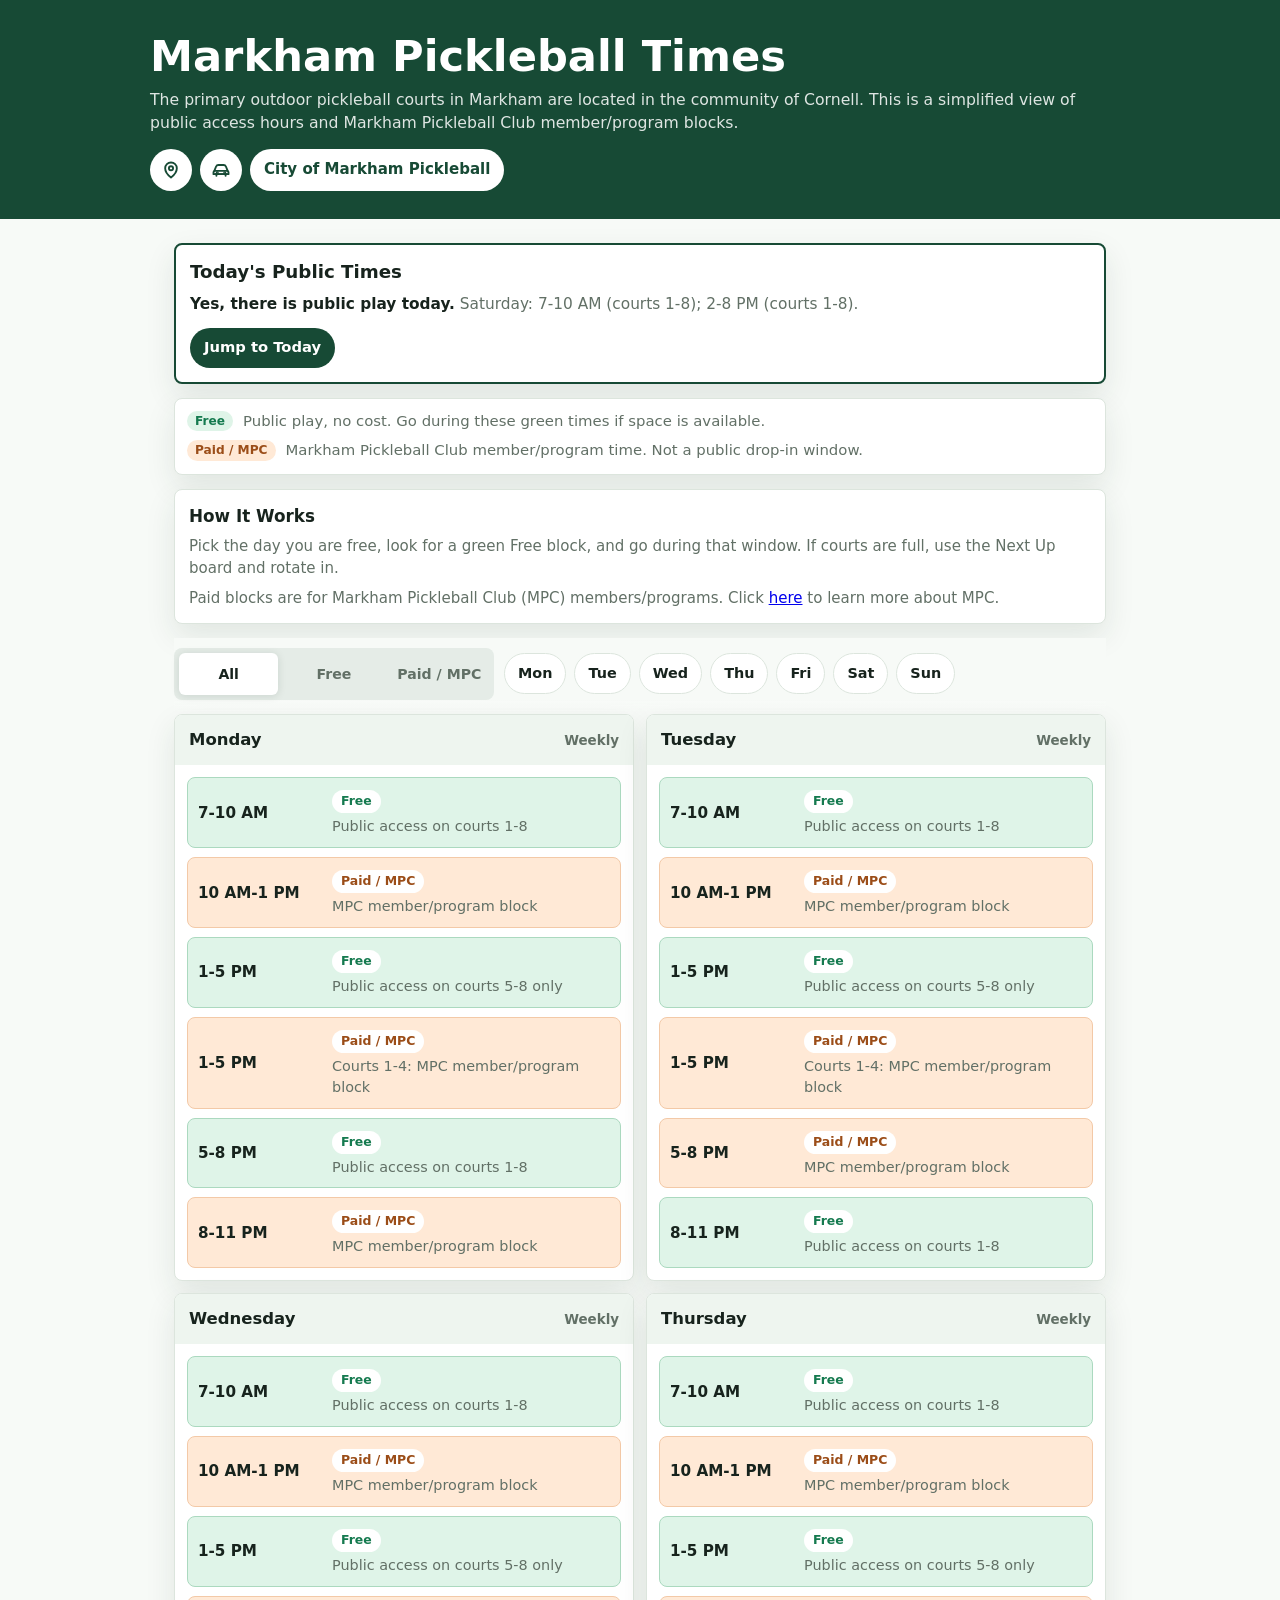
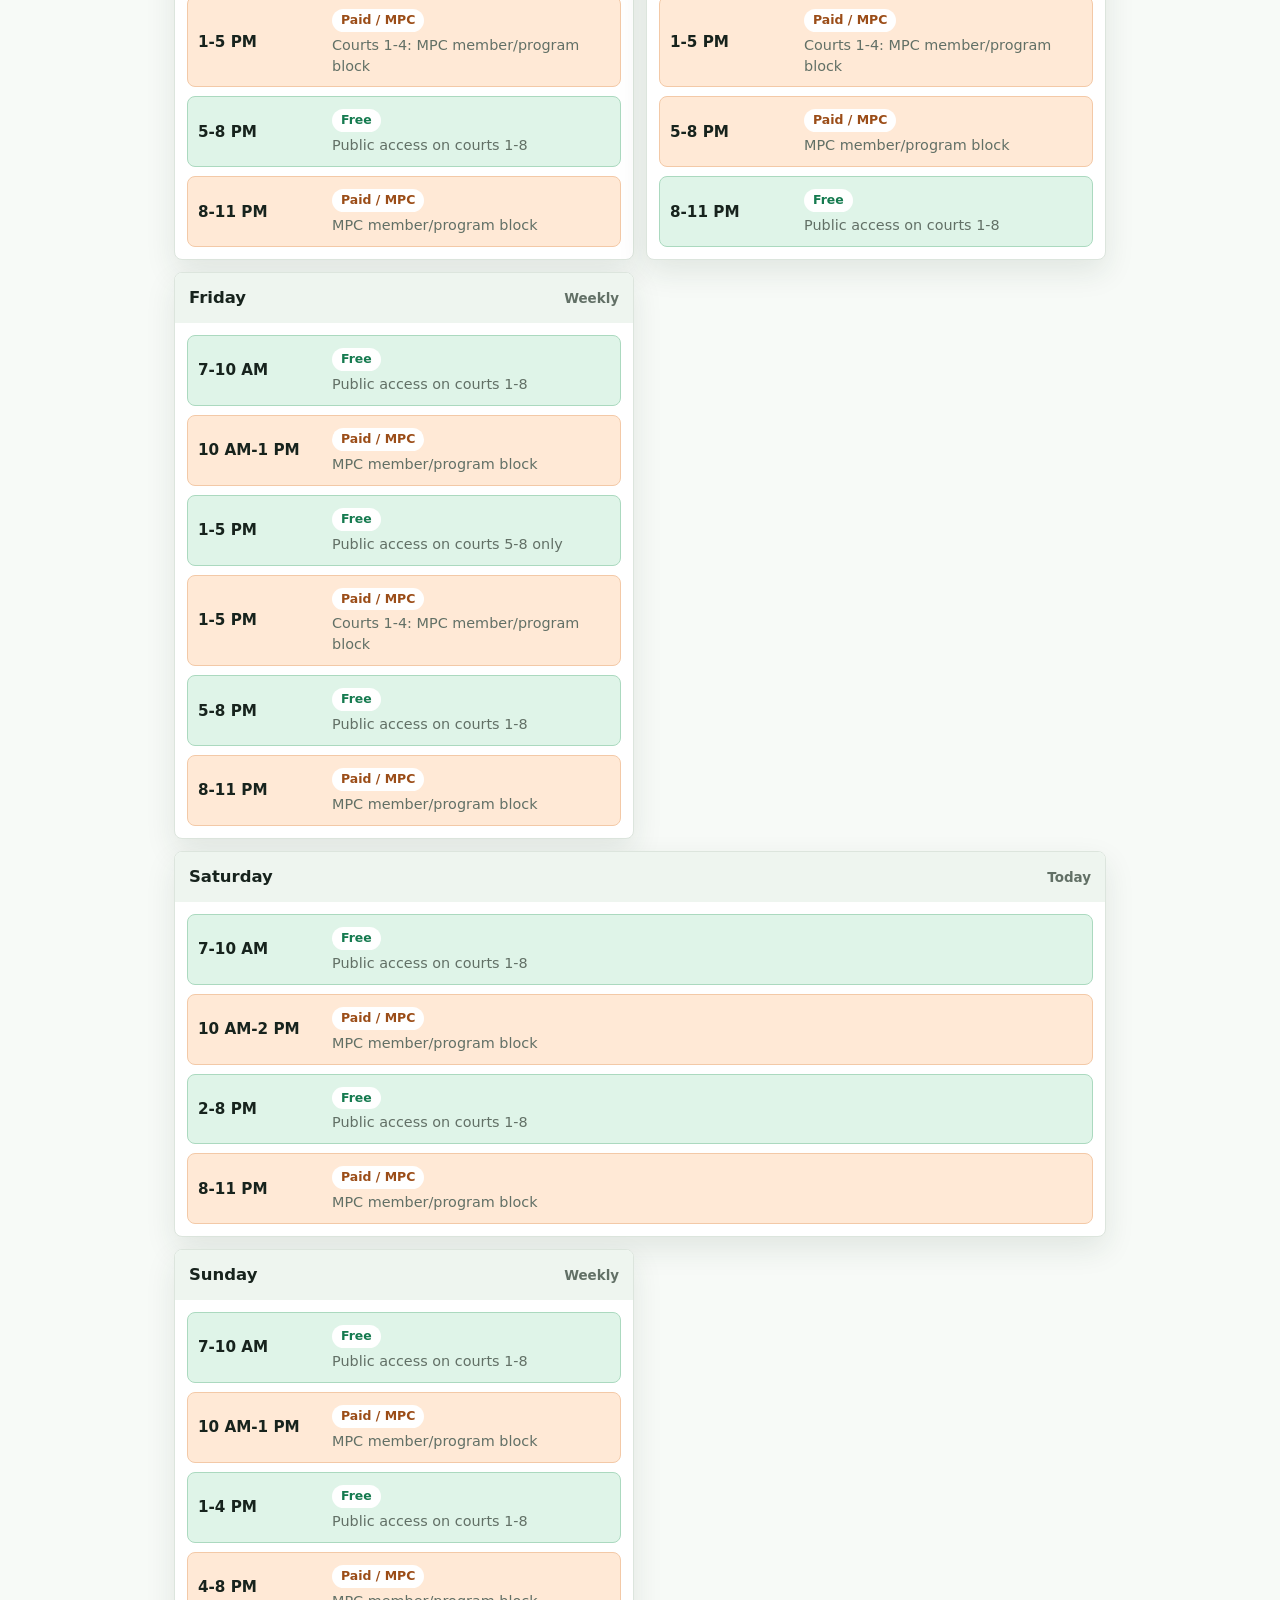
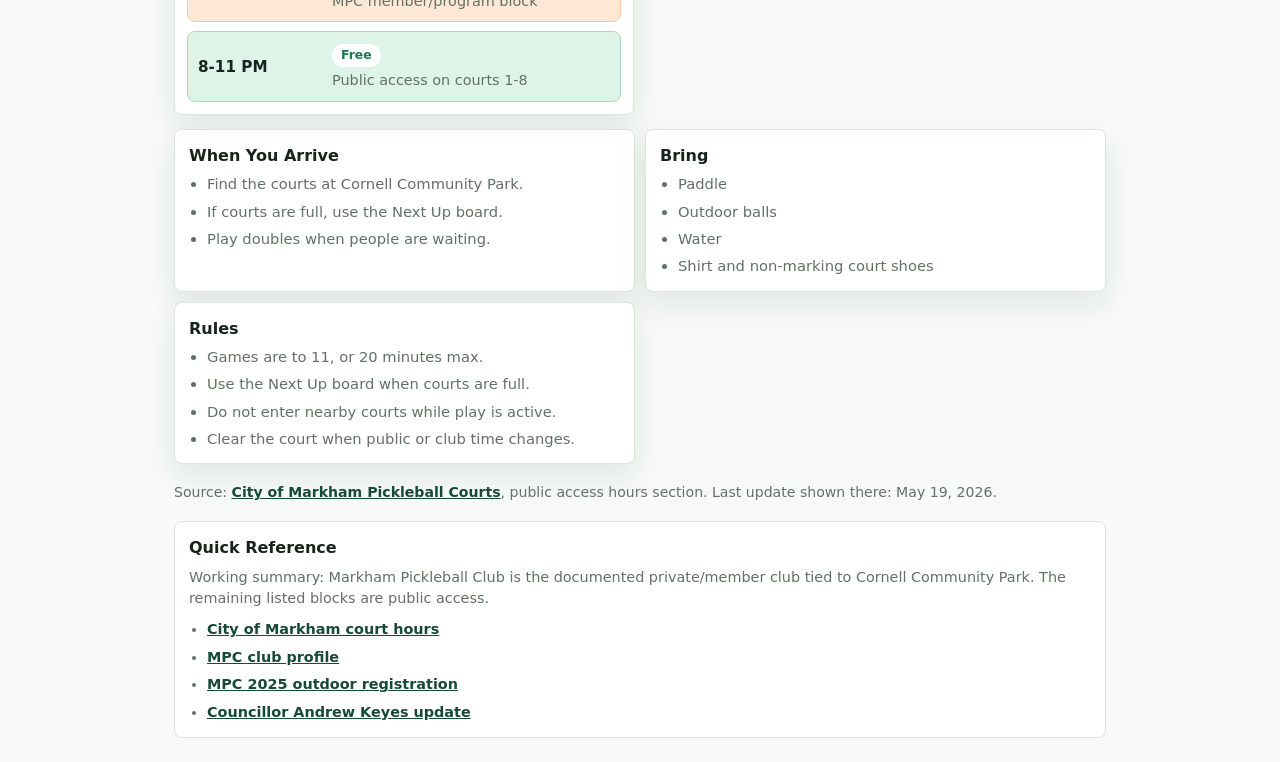
<file: index.html>
<!doctype html>
<html lang="en">
<head>
  <meta charset="utf-8">
  <meta name="viewport" content="width=device-width, initial-scale=1">
  <title>Markham Pickleball Court Times</title>
  <style>
    :root {
      color-scheme: light;
      --ink: #17231d;
      --muted: #627066;
      --line: #dce5dd;
      --page: #f7faf7;
      --panel: #ffffff;
      --free: #157a4f;
      --free-bg: #dff4e8;
      --club: #9b4d18;
      --club-bg: #ffe9d6;
      --closed: #6f7580;
      --closed-bg: #edf0f2;
      --shadow: 0 12px 30px rgba(29, 54, 38, .10);
    }

    * {
      box-sizing: border-box;
    }

    body {
      margin: 0;
      min-height: 100vh;
      background: var(--page);
      color: var(--ink);
      font-family: system-ui, -apple-system, BlinkMacSystemFont, "Segoe UI", sans-serif;
      line-height: 1.45;
    }

    header {
      background: #174a35;
      color: white;
      padding: 22px 18px 18px;
    }

    .wrap {
      width: min(980px, 100%);
      margin: 0 auto;
    }

    h1 {
      margin: 0;
      font-size: clamp(1.45rem, 8vw, 2.7rem);
      line-height: 1.05;
      letter-spacing: 0;
    }

    .subhead {
      margin: 10px 0 0;
      max-width: 58rem;
      color: rgba(255, 255, 255, .86);
      font-size: .98rem;
    }

    .top-links {
      display: flex;
      flex-wrap: wrap;
      gap: 8px;
      margin-top: 14px;
    }

    .top-link,
    .icon-link {
      display: inline-flex;
      align-items: center;
      min-height: 42px;
      border-radius: 999px;
      background: white;
      color: #174a35;
      padding: 9px 14px;
      text-decoration: none;
      font-weight: 800;
      font-size: .94rem;
    }

    .icon-link {
      justify-content: center;
      width: 42px;
      padding: 0;
    }

    .icon-link svg {
      width: 20px;
      height: 20px;
      stroke: currentColor;
      stroke-width: 2.25;
      fill: none;
      stroke-linecap: round;
      stroke-linejoin: round;
    }

    main {
      padding: 16px;
    }

    .starter-tips {
      display: grid;
      gap: 10px;
      margin-bottom: 14px;
    }

    .after-schedule {
      margin-top: 14px;
    }

    .explainer {
      margin-bottom: 14px;
      padding: 14px;
      border: 1px solid var(--line);
      border-radius: 8px;
      background: white;
      box-shadow: var(--shadow);
    }

    .explainer h2 {
      margin: 0 0 8px;
      font-size: 1.05rem;
      letter-spacing: 0;
    }

    .explainer p {
      margin: 0 0 8px;
      color: var(--muted);
      font-size: .94rem;
    }

    .explainer p:last-child {
      margin-bottom: 0;
    }

    .legend {
      display: grid;
      gap: 8px;
      margin-bottom: 14px;
      padding: 12px;
      border: 1px solid var(--line);
      border-radius: 8px;
      background: white;
      box-shadow: var(--shadow);
    }

    .legend-item {
      display: flex;
      gap: 10px;
      align-items: flex-start;
      color: var(--muted);
      font-size: .93rem;
    }

    .legend-chip {
      flex: 0 0 auto;
      border-radius: 999px;
      padding: 3px 8px;
      font-size: .76rem;
      font-weight: 800;
      line-height: 1.2;
    }

    .legend-chip.free {
      background: var(--free-bg);
      color: var(--free);
    }

    .legend-chip.club {
      background: var(--club-bg);
      color: var(--club);
    }

    .tip {
      background: var(--panel);
      border: 1px solid var(--line);
      border-radius: 8px;
      box-shadow: var(--shadow);
      padding: 14px;
    }

    .tip b {
      display: block;
      font-size: 1rem;
      margin-bottom: 2px;
    }

    .tip span {
      color: var(--muted);
      font-size: .92rem;
    }

    .tip ul {
      display: grid;
      gap: 6px;
      margin: 6px 0 0;
      padding-left: 18px;
      color: var(--muted);
      font-size: .92rem;
    }

    .today-card {
      margin-bottom: 14px;
      padding: 14px;
      border: 2px solid #174a35;
      border-radius: 8px;
      background: #ffffff;
      box-shadow: var(--shadow);
    }

    .today-card h2 {
      margin: 0 0 8px;
      font-size: 1.14rem;
      letter-spacing: 0;
    }

    .today-card p {
      margin: 0 0 12px;
      color: var(--muted);
      font-size: .96rem;
    }

    .today-card strong {
      color: var(--ink);
    }

    .today-card button {
      display: inline-flex;
      align-items: center;
      justify-content: center;
      min-height: 40px;
      border-radius: 999px;
      background: #174a35;
      color: white;
      padding: 8px 14px;
      font-size: .92rem;
    }

    .controls {
      position: sticky;
      top: 0;
      z-index: 3;
      display: grid;
      gap: 10px;
      padding: 10px 0 14px;
      background: linear-gradient(var(--page) 82%, rgba(247, 250, 247, 0));
    }

    .segmented {
      display: grid;
      grid-template-columns: repeat(3, 1fr);
      gap: 6px;
      background: #e5ece7;
      border-radius: 8px;
      padding: 5px;
    }

    button {
      min-height: 42px;
      border: 0;
      border-radius: 6px;
      background: transparent;
      color: var(--muted);
      font: inherit;
      font-size: .88rem;
      font-weight: 700;
      line-height: 1.15;
      padding: 6px;
      cursor: pointer;
    }

    button[aria-pressed="true"] {
      background: white;
      color: var(--ink);
      box-shadow: 0 1px 8px rgba(20, 44, 31, .12);
    }

    .jump {
      display: flex;
      gap: 8px;
      overflow-x: auto;
      padding-bottom: 2px;
      scrollbar-width: none;
    }

    .jump::-webkit-scrollbar {
      display: none;
    }

    .jump a {
      flex: 0 0 auto;
      border: 1px solid var(--line);
      border-radius: 999px;
      background: white;
      color: var(--ink);
      padding: 9px 13px;
      text-decoration: none;
      font-size: .9rem;
      font-weight: 700;
    }

    .today {
      border: 2px solid #174a35;
    }

    .calendar {
      display: grid;
      gap: 12px;
    }

    .day {
      background: var(--panel);
      border: 1px solid var(--line);
      border-radius: 8px;
      box-shadow: var(--shadow);
      overflow: hidden;
    }

    .day h2 {
      display: flex;
      align-items: baseline;
      justify-content: space-between;
      gap: 12px;
      margin: 0;
      padding: 13px 14px;
      background: #eef5ef;
      font-size: 1.03rem;
      letter-spacing: 0;
    }

    .day h2 span {
      color: var(--muted);
      font-size: .84rem;
      font-weight: 700;
    }

    .slots {
      display: grid;
      gap: 9px;
      padding: 12px;
    }

    .slot {
      display: grid;
      grid-template-columns: minmax(94px, 124px) 1fr;
      gap: 10px;
      align-items: center;
      border: 1px solid var(--line);
      border-radius: 8px;
      padding: 10px;
      background: #fff;
    }

    .slot.free {
      border-color: #abd9bf;
      background: var(--free-bg);
    }

    .slot.club {
      border-color: #f3c9a7;
      background: var(--club-bg);
    }

    .slot.closed {
      background: var(--closed-bg);
    }

    .time {
      font-weight: 800;
      font-size: .95rem;
    }

    .tag {
      display: inline-flex;
      width: fit-content;
      max-width: 100%;
      border-radius: 999px;
      padding: 4px 9px;
      font-size: .78rem;
      font-weight: 800;
      line-height: 1.2;
    }

    .free .tag {
      background: white;
      color: var(--free);
    }

    .club .tag {
      background: white;
      color: var(--club);
    }

    .closed .tag {
      background: white;
      color: var(--closed);
    }

    .detail {
      color: var(--muted);
      font-size: .9rem;
      margin-top: 3px;
    }

    .note {
      margin: 18px 0 0;
      color: var(--muted);
      font-size: .88rem;
    }

    .source-list {
      margin: 18px 0 0;
      padding: 14px;
      border: 1px solid var(--line);
      border-radius: 8px;
      background: white;
      color: var(--muted);
      font-size: .9rem;
    }

    .source-list h2 {
      margin: 0 0 8px;
      color: var(--ink);
      font-size: 1rem;
      letter-spacing: 0;
    }

    .source-list p {
      margin: 0 0 10px;
    }

    .source-list ul {
      display: grid;
      gap: 7px;
      margin: 0;
      padding-left: 18px;
    }

    .note a,
    .source-list a {
      color: #174a35;
      font-weight: 800;
    }

    [hidden] {
      display: none !important;
    }

    @media (min-width: 720px) {
      header {
        padding: 34px 24px 28px;
      }

      main {
        padding: 24px;
      }

      .starter-tips {
        grid-template-columns: repeat(2, 1fr);
      }

      .controls {
        grid-template-columns: 320px 1fr;
        align-items: center;
      }

      .calendar {
        grid-template-columns: repeat(2, minmax(0, 1fr));
      }

      .day.today {
        grid-column: span 2;
      }
    }
  </style>
</head>
<body>
  <header>
    <div class="wrap">
      <h1>Markham Pickleball Times</h1>
      <p class="subhead">The primary outdoor pickleball courts in Markham are located in the community of Cornell. This is a simplified view of public access hours and Markham Pickleball Club member/program blocks.</p>
      <div class="top-links" aria-label="Helpful links">
        <a class="icon-link" href="https://maps.app.goo.gl/kBmmdU1neY3DwiyeA?g_st=ic" aria-label="Open Google Maps pin" title="Open Google Maps pin">
          <svg viewBox="0 0 24 24" aria-hidden="true">
            <path d="M12 21s7-5.1 7-11a7 7 0 0 0-14 0c0 5.9 7 11 7 11z"></path>
            <circle cx="12" cy="10" r="2.5"></circle>
          </svg>
        </a>
        <a class="icon-link" href="https://www.google.com/maps/dir/?api=1&destination=Cornell%20Community%20Park%20Pickleball%20Courts%2C%20371%20Cornell%20Centre%20Blvd%2C%20Markham%2C%20ON" aria-label="Get Google Maps driving directions" title="Driving directions">
          <svg viewBox="0 0 24 24" aria-hidden="true">
            <path d="M5 17h14"></path>
            <path d="M6.5 17v2"></path>
            <path d="M17.5 17v2"></path>
            <path d="M4 13l2.1-5.2A3 3 0 0 1 8.9 6h6.2a3 3 0 0 1 2.8 1.8L20 13"></path>
            <path d="M5 13h14a2 2 0 0 1 2 2v2H3v-2a2 2 0 0 1 2-2z"></path>
            <circle cx="7.5" cy="15.5" r=".75"></circle>
            <circle cx="16.5" cy="15.5" r=".75"></circle>
          </svg>
        </a>
        <a class="top-link" href="https://www.markham.ca/sports-recreation-fitness/parks-trails/pickleball-courts">City of Markham Pickleball</a>
      </div>
    </div>
  </header>

  <main class="wrap">
    <section class="today-card" aria-label="Today's public availability">
      <h2>Today's Public Times</h2>
      <p id="today-summary">Loading today's public court times...</p>
      <button type="button" id="today-jump">Jump to Today</button>
    </section>

    <section class="legend" aria-label="Schedule legend">
      <div class="legend-item">
        <span class="legend-chip free">Free</span>
        <span>Public play, no cost. Go during these green times if space is available.</span>
      </div>
      <div class="legend-item">
        <span class="legend-chip club">Paid / MPC</span>
        <span>Markham Pickleball Club member/program time. Not a public drop-in window.</span>
      </div>
    </section>

    <section class="explainer" aria-label="How the court schedule works">
      <h2>How It Works</h2>
      <p>Pick the day you are free, look for a green Free block, and go during that window. If courts are full, use the Next Up board and rotate in.</p>
      <p>Paid blocks are for Markham Pickleball Club (MPC) members/programs. Click <a href="https://secure.pickleballcanada.org/club/markham-pickleball-club/32000/about-us/6956/">here</a> to learn more about MPC.</p>
    </section>

    <section class="controls" aria-label="Calendar controls">
      <div class="segmented" role="group" aria-label="Filter schedule">
        <button type="button" data-filter="all" aria-pressed="true">All</button>
        <button type="button" data-filter="free" aria-pressed="false">Free</button>
        <button type="button" data-filter="club" aria-pressed="false">Paid / MPC</button>
      </div>
      <nav class="jump" aria-label="Jump to day">
        <a href="#monday">Mon</a>
        <a href="#tuesday">Tue</a>
        <a href="#wednesday">Wed</a>
        <a href="#thursday">Thu</a>
        <a href="#friday">Fri</a>
        <a href="#saturday">Sat</a>
        <a href="#sunday">Sun</a>
      </nav>
    </section>

    <section class="calendar" id="calendar" aria-label="Weekly court calendar"></section>

    <section class="starter-tips after-schedule" aria-label="Beginner tips">
      <div class="tip">
        <b>When You Arrive</b>
        <ul>
          <li>Find the courts at Cornell Community Park.</li>
          <li>If courts are full, use the Next Up board.</li>
          <li>Play doubles when people are waiting.</li>
        </ul>
      </div>
      <div class="tip">
        <b>Bring</b>
        <ul>
          <li>Paddle</li>
          <li>Outdoor balls</li>
          <li>Water</li>
          <li>Shirt and non-marking court shoes</li>
        </ul>
      </div>
      <div class="tip">
        <b>Rules</b>
        <ul>
          <li>Games are to 11, or 20 minutes max.</li>
          <li>Use the Next Up board when courts are full.</li>
          <li>Do not enter nearby courts while play is active.</li>
          <li>Clear the court when public or club time changes.</li>
        </ul>
      </div>
    </section>

    <p class="note">
      Source: <a href="https://www.markham.ca/sports-recreation-fitness/parks-trails/pickleball-courts">City of Markham Pickleball Courts</a>, public access hours section. Last update shown there: May 19, 2026.
    </p>

    <section class="source-list" aria-label="Reference links">
      <h2>Quick Reference</h2>
      <p>Working summary: Markham Pickleball Club is the documented private/member club tied to Cornell Community Park. The remaining listed blocks are public access.</p>
      <ul>
        <li><a href="https://www.markham.ca/sports-recreation-fitness/parks-trails/pickleball-courts">City of Markham court hours</a></li>
        <li><a href="https://secure.pickleballcanada.org/club/markham-pickleball-club/32000/about-us/6956/">MPC club profile</a></li>
        <li><a href="https://secure.pickleballcanada.org/event/mpc-outdoor-season-2025/40076/">MPC 2025 outdoor registration</a></li>
        <li><a href="https://ward5markham.ca/pickleball-courts-at-cornell-community-park/">Councillor Andrew Keyes update</a></li>
      </ul>
    </section>
  </main>

  <script>
    const days = [
      {
        day: "Monday",
        slots: [
          ["free", "7-10 AM", "Public access on courts 1-8"],
          ["club", "10 AM-1 PM", "MPC member/program block"],
          ["free", "1-5 PM", "Public access on courts 5-8 only"],
          ["club", "1-5 PM", "Courts 1-4: MPC member/program block"],
          ["free", "5-8 PM", "Public access on courts 1-8"],
          ["club", "8-11 PM", "MPC member/program block"]
        ]
      },
      {
        day: "Tuesday",
        slots: [
          ["free", "7-10 AM", "Public access on courts 1-8"],
          ["club", "10 AM-1 PM", "MPC member/program block"],
          ["free", "1-5 PM", "Public access on courts 5-8 only"],
          ["club", "1-5 PM", "Courts 1-4: MPC member/program block"],
          ["club", "5-8 PM", "MPC member/program block"],
          ["free", "8-11 PM", "Public access on courts 1-8"]
        ]
      },
      {
        day: "Wednesday",
        slots: [
          ["free", "7-10 AM", "Public access on courts 1-8"],
          ["club", "10 AM-1 PM", "MPC member/program block"],
          ["free", "1-5 PM", "Public access on courts 5-8 only"],
          ["club", "1-5 PM", "Courts 1-4: MPC member/program block"],
          ["free", "5-8 PM", "Public access on courts 1-8"],
          ["club", "8-11 PM", "MPC member/program block"]
        ]
      },
      {
        day: "Thursday",
        slots: [
          ["free", "7-10 AM", "Public access on courts 1-8"],
          ["club", "10 AM-1 PM", "MPC member/program block"],
          ["free", "1-5 PM", "Public access on courts 5-8 only"],
          ["club", "1-5 PM", "Courts 1-4: MPC member/program block"],
          ["club", "5-8 PM", "MPC member/program block"],
          ["free", "8-11 PM", "Public access on courts 1-8"]
        ]
      },
      {
        day: "Friday",
        slots: [
          ["free", "7-10 AM", "Public access on courts 1-8"],
          ["club", "10 AM-1 PM", "MPC member/program block"],
          ["free", "1-5 PM", "Public access on courts 5-8 only"],
          ["club", "1-5 PM", "Courts 1-4: MPC member/program block"],
          ["free", "5-8 PM", "Public access on courts 1-8"],
          ["club", "8-11 PM", "MPC member/program block"]
        ]
      },
      {
        day: "Saturday",
        slots: [
          ["free", "7-10 AM", "Public access on courts 1-8"],
          ["club", "10 AM-2 PM", "MPC member/program block"],
          ["free", "2-8 PM", "Public access on courts 1-8"],
          ["club", "8-11 PM", "MPC member/program block"]
        ]
      },
      {
        day: "Sunday",
        slots: [
          ["free", "7-10 AM", "Public access on courts 1-8"],
          ["club", "10 AM-1 PM", "MPC member/program block"],
          ["free", "1-4 PM", "Public access on courts 1-8"],
          ["club", "4-8 PM", "MPC member/program block"],
          ["free", "8-11 PM", "Public access on courts 1-8"]
        ]
      }
    ];

    const calendar = document.querySelector("#calendar");
    const todaySummary = document.querySelector("#today-summary");
    const todayJump = document.querySelector("#today-jump");
    const todayName = new Date().toLocaleDateString("en-CA", { weekday: "long" });

    function slug(text) {
      return text.toLowerCase();
    }

    function slotMarkup(type, time, detail) {
      const label = type === "free" ? "Free" : "Paid / MPC";
      return `
        <article class="slot ${type}" data-type="${type}">
          <div class="time">${time}</div>
          <div>
            <span class="tag">${label}</span>
            <div class="detail">${detail}</div>
          </div>
        </article>
      `;
    }

    function render() {
      calendar.innerHTML = days.map((item) => {
        const todayClass = item.day === todayName ? " today" : "";
        const slots = item.slots
          .map(([type, time, detail]) => slotMarkup(type, time, detail))
          .join("");

        return `
          <article class="day${todayClass}" id="${slug(item.day)}">
            <h2>${item.day}<span>${item.day === todayName ? "Today" : "Weekly"}</span></h2>
            <div class="slots">
              ${slots}
            </div>
          </article>
        `;
      }).join("");

      const today = days.find((item) => item.day === todayName);
      const publicTimes = today.slots
        .filter(([type]) => type === "free")
        .map(([, time, detail]) => `${time} (${detail.replace("Public access on ", "")})`);

      todaySummary.innerHTML = publicTimes.length
        ? `<strong>Yes, there is public play today.</strong> ${todayName}: ${publicTimes.join("; ")}.`
        : `<strong>No public play is listed today.</strong> Check another day below.`;
    }

    function applyFilter(filter) {
      document.querySelectorAll("[data-filter]").forEach((button) => {
        button.setAttribute("aria-pressed", String(button.dataset.filter === filter));
      });

      document.querySelectorAll(".slot").forEach((slot) => {
        slot.hidden = filter !== "all" && slot.dataset.type !== filter;
      });
    }

    document.querySelector(".segmented").addEventListener("click", (event) => {
      const button = event.target.closest("button");
      if (!button) return;
      applyFilter(button.dataset.filter);
    });

    todayJump.addEventListener("click", () => {
      document.querySelector(`#${slug(todayName)}`).scrollIntoView({ behavior: "smooth", block: "start" });
    });

    render();
  </script>
</body>
</html>
</file>
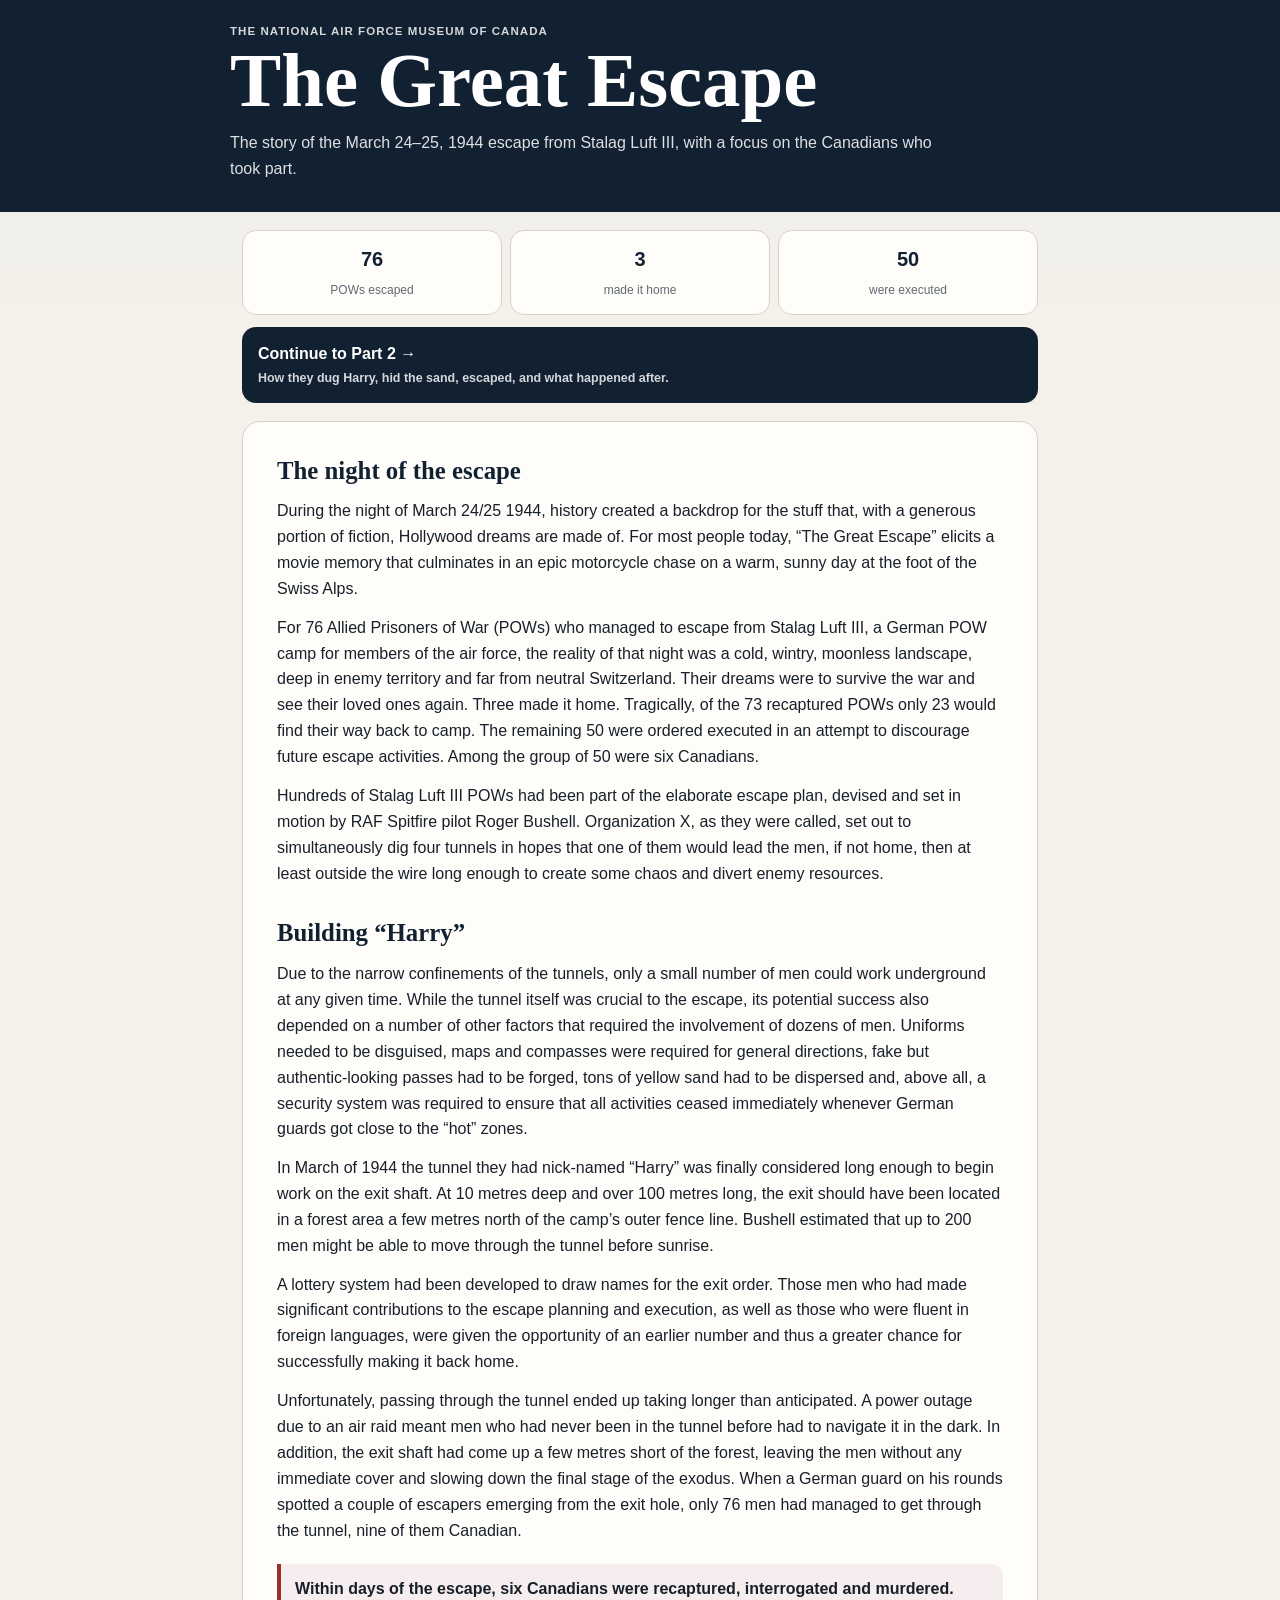
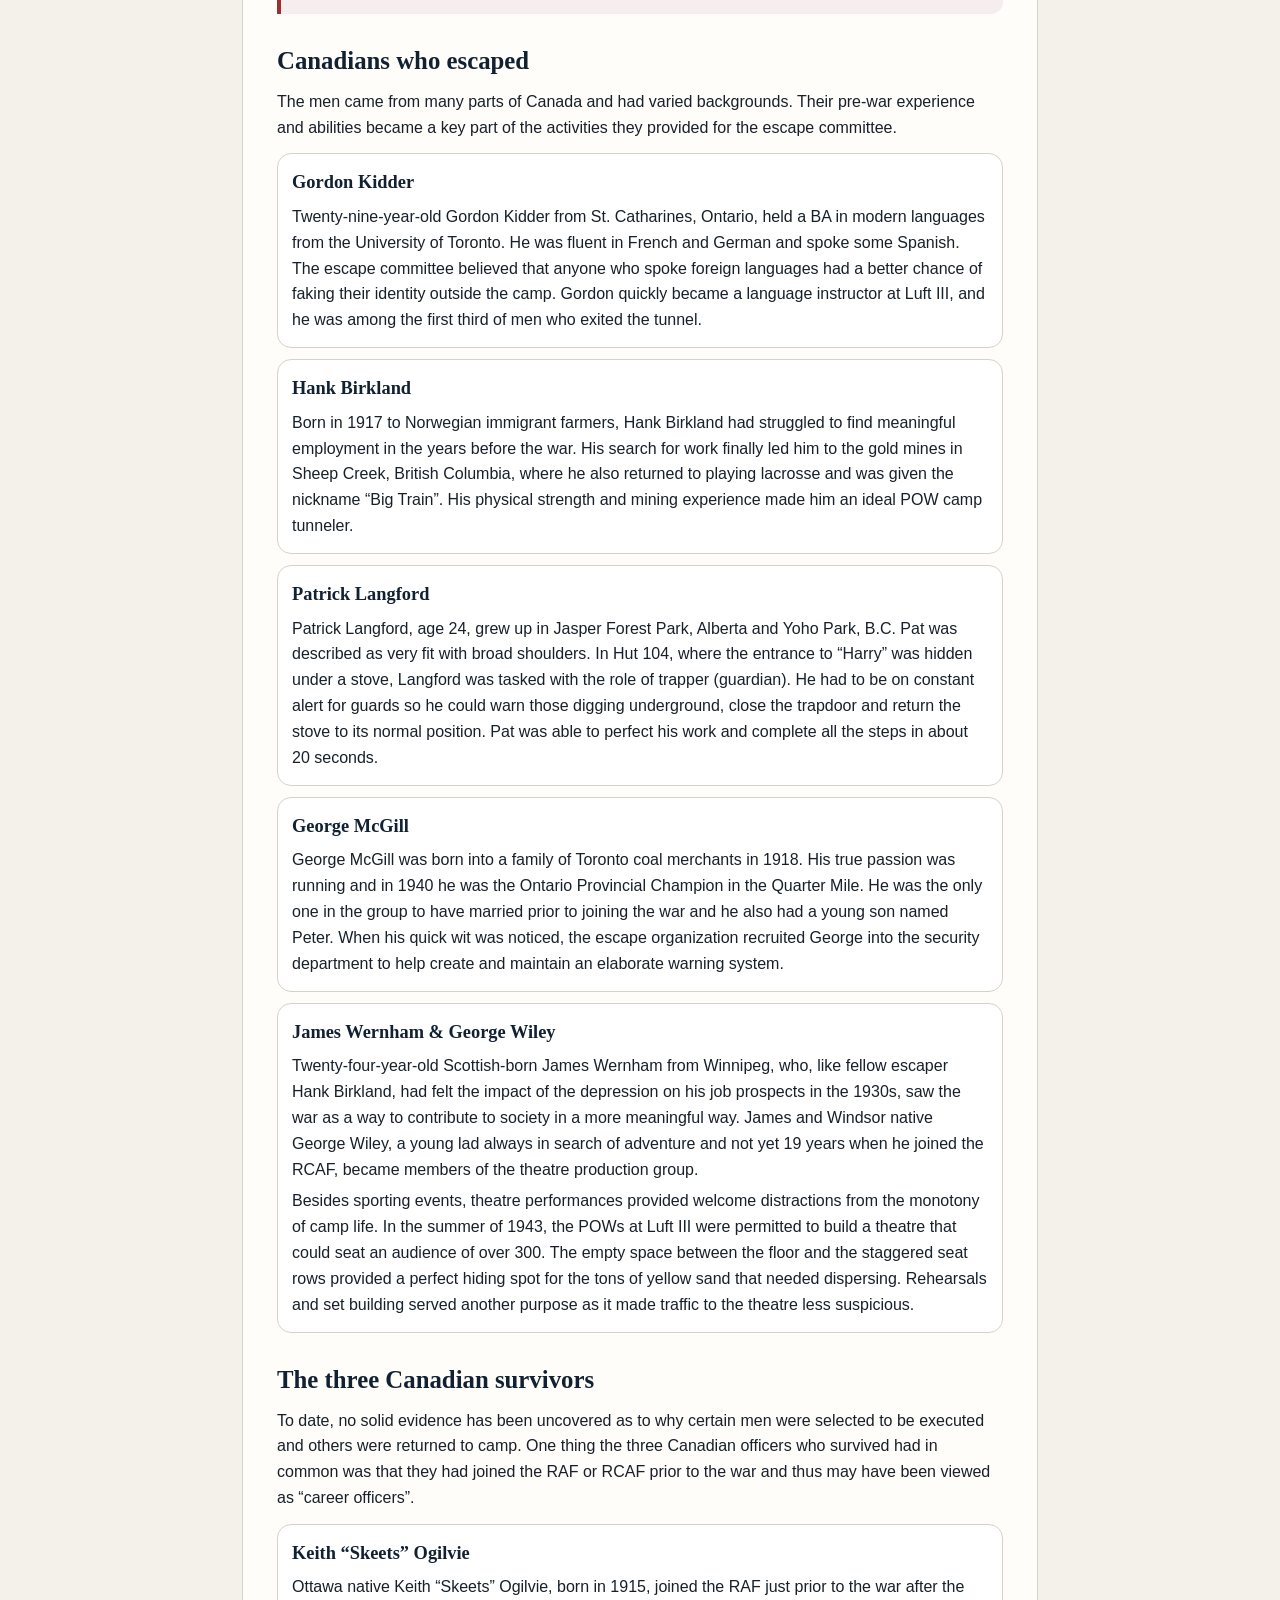
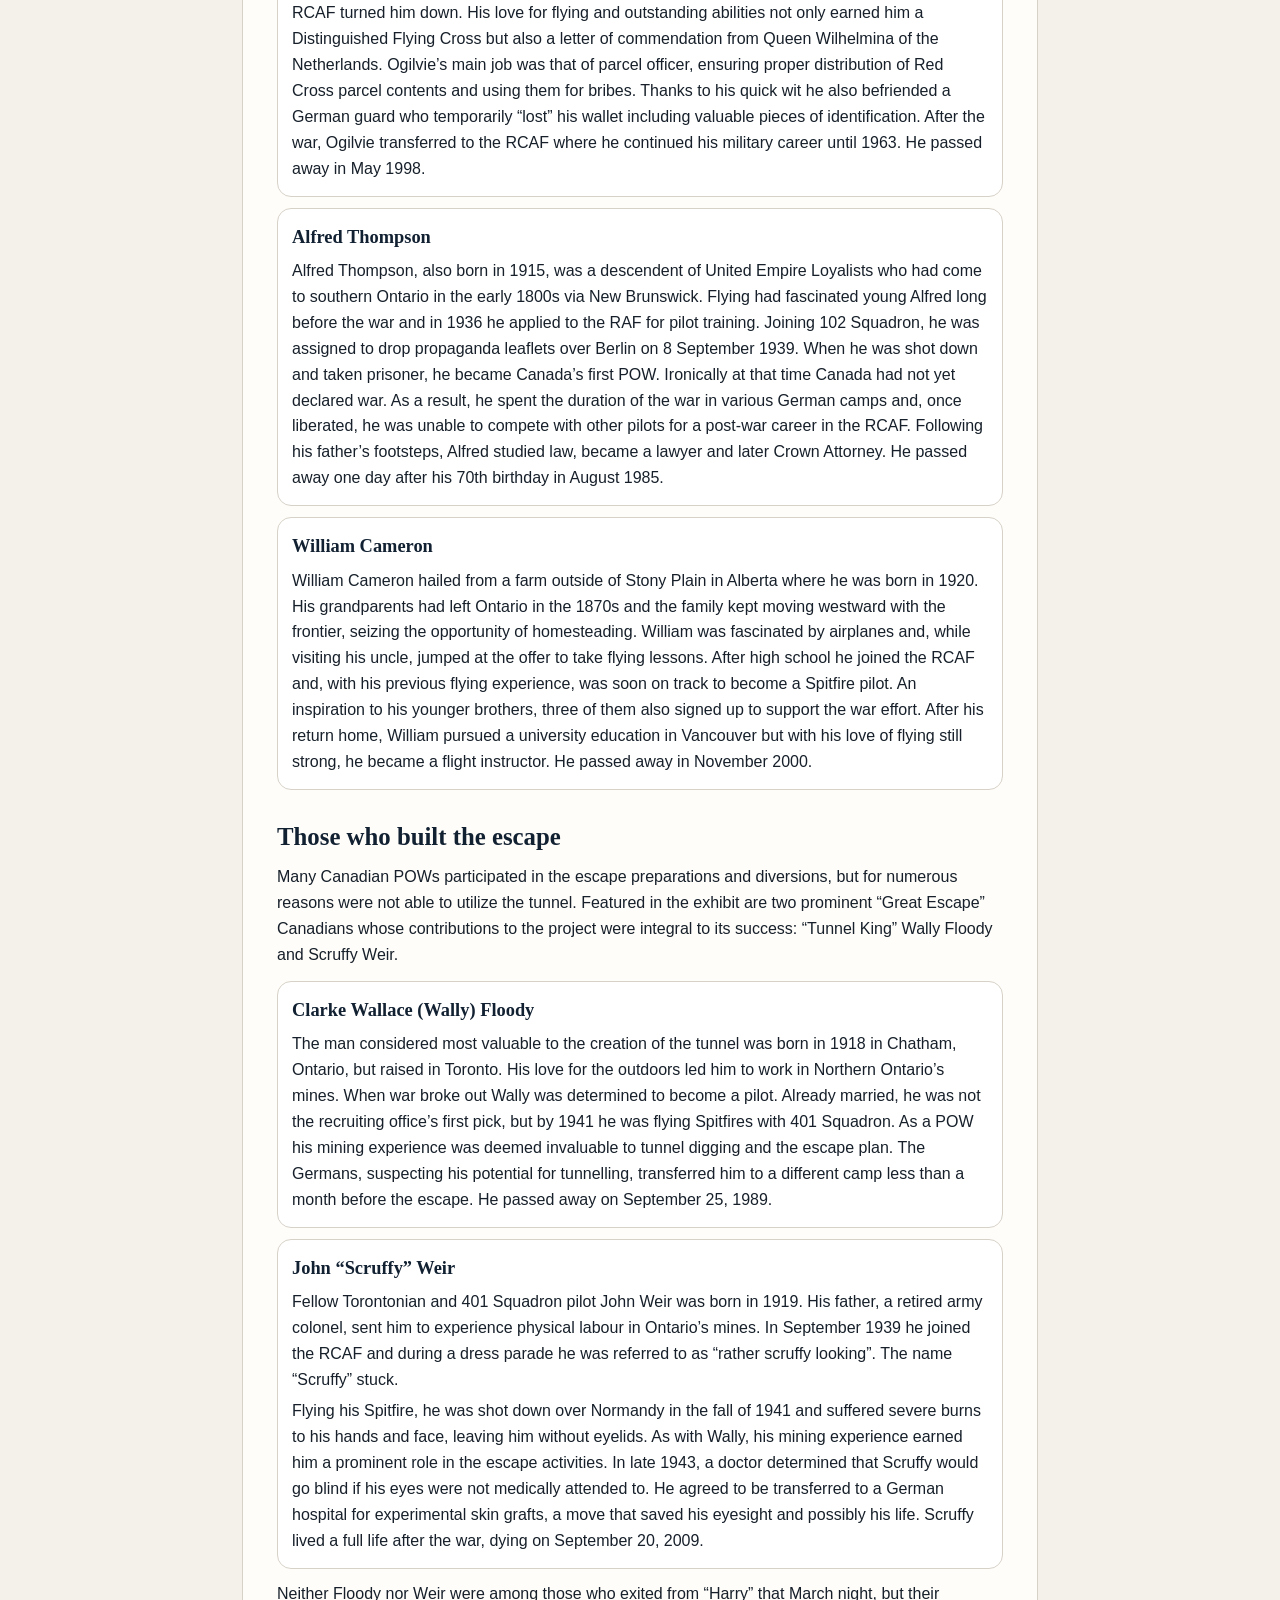
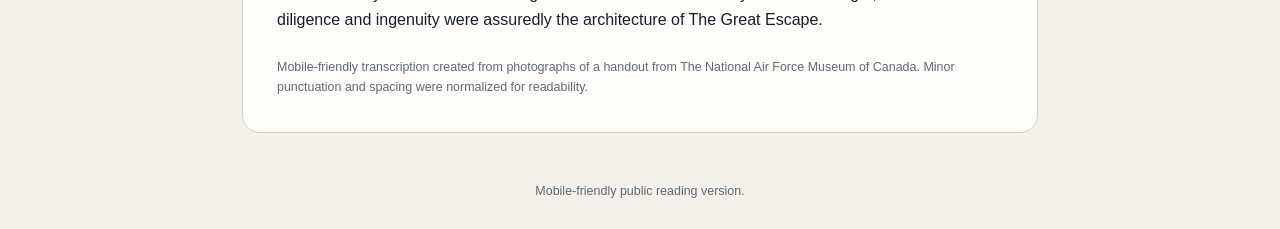
<file: great-escape/index.html>
<!doctype html>
<html lang="en">
<head>
<meta charset="utf-8">
<meta name="viewport" content="width=device-width,initial-scale=1,viewport-fit=cover">
<meta name="theme-color" content="#122132">
<title>The Great Escape — National Air Force Museum of Canada</title>
<style>
:root{--ink:#17202a;--muted:#606b75;--paper:#f4f1ea;--card:#fffdfa;--navy:#122132;--line:#d7d2c8;--accent:#9c2f2f}*{box-sizing:border-box}body{margin:0;background:linear-gradient(#e7ebef 0,#f4f1ea 300px);color:var(--ink);font-family:-apple-system,BlinkMacSystemFont,"Segoe UI",Roboto,Arial,sans-serif;line-height:1.62}header{background:var(--navy);color:#fff;padding:max(22px,env(safe-area-inset-top)) 18px 30px}.wrap{max-width:820px;margin:auto}.museum{text-transform:uppercase;letter-spacing:.09em;font-size:.72rem;font-weight:700;opacity:.82}h1,h2,h3{font-family:Georgia,"Times New Roman",serif}h1{font-size:clamp(2.4rem,10vw,4.8rem);line-height:.95;margin:.25rem 0 .8rem}header p{margin:0;max-width:44rem;opacity:.86}main{max-width:820px;margin:auto;padding:18px 12px 48px}.facts{display:grid;grid-template-columns:repeat(3,1fr);gap:8px;margin:0 0 12px}.fact{background:var(--card);border:1px solid var(--line);border-radius:14px;padding:12px 7px;text-align:center}.fact strong{display:block;color:var(--navy);font-size:1.25rem}.fact span{font-size:.75rem;color:var(--muted)}.part2{display:block;margin:0 0 18px;text-decoration:none;background:var(--navy);color:#fff;border-radius:14px;padding:14px 16px;font-weight:800}.part2 span{display:block;font-size:.78rem;font-weight:600;opacity:.82;margin-top:2px}article{background:var(--card);border:1px solid var(--line);border-radius:18px;padding:clamp(17px,4vw,34px)}h2{color:var(--navy);font-size:1.55rem;margin:2rem 0 .7rem;line-height:1.2}h2:first-child{margin-top:0}p{margin:.8rem 0}.callout{border-left:4px solid var(--accent);background:#f6eeee;padding:12px 14px;border-radius:0 12px 12px 0;margin:1.3rem 0}.people{display:grid;gap:11px}.person{border:1px solid var(--line);background:#fff;border-radius:14px;padding:14px}.person h3{margin:0 0 .35rem;color:var(--navy);font-size:1.15rem}.person p{margin:.35rem 0 0}.note{display:block;color:var(--muted);font-size:.78rem;margin-top:24px}footer{max-width:820px;margin:auto;padding:0 14px calc(28px + env(safe-area-inset-bottom));text-align:center;color:var(--muted);font-size:.78rem}
@media(prefers-color-scheme:dark){
  :root{--ink:#f2f5f7;--muted:#c4cbd2;--paper:#0f1419;--card:#182029;--navy:#d7e6f4;--line:#3b4855;--accent:#e17373}
  body{background:#0f1419;color:var(--ink)}header{background:#0b1622;color:#fff}article,.fact{background:#182029;color:var(--ink)}.person{background:#141b22;color:var(--ink)}p,.person p,article,.callout,strong{color:var(--ink)}h2,.person h3,.fact strong{color:#d7e6f4}.fact span,.note,footer{color:var(--muted)}.callout{background:#2b2022;border-left-color:var(--accent)}.part2{background:#d7e6f4;color:#0b1622}.part2 span{color:#26394a}
}
</style>
</head>
<body>
<header><div class="wrap"><div class="museum">The National Air Force Museum of Canada</div><h1>The Great Escape</h1><p>The story of the March 24–25, 1944 escape from Stalag Luft III, with a focus on the Canadians who took part.</p></div></header>
<main>
<section class="facts" aria-label="Key facts"><div class="fact"><strong>76</strong><span>POWs escaped</span></div><div class="fact"><strong>3</strong><span>made it home</span></div><div class="fact"><strong>50</strong><span>were executed</span></div></section>
<a class="part2" href="part2.html">Continue to Part 2 →<span>How they dug Harry, hid the sand, escaped, and what happened after.</span></a>
<article>
<h2>The night of the escape</h2>
<p>During the night of March 24/25 1944, history created a backdrop for the stuff that, with a generous portion of fiction, Hollywood dreams are made of. For most people today, “The Great Escape” elicits a movie memory that culminates in an epic motorcycle chase on a warm, sunny day at the foot of the Swiss Alps.</p>
<p>For 76 Allied Prisoners of War (POWs) who managed to escape from Stalag Luft III, a German POW camp for members of the air force, the reality of that night was a cold, wintry, moonless landscape, deep in enemy territory and far from neutral Switzerland. Their dreams were to survive the war and see their loved ones again. Three made it home. Tragically, of the 73 recaptured POWs only 23 would find their way back to camp. The remaining 50 were ordered executed in an attempt to discourage future escape activities. Among the group of 50 were six Canadians.</p>
<p>Hundreds of Stalag Luft III POWs had been part of the elaborate escape plan, devised and set in motion by RAF Spitfire pilot Roger Bushell. Organization X, as they were called, set out to simultaneously dig four tunnels in hopes that one of them would lead the men, if not home, then at least outside the wire long enough to create some chaos and divert enemy resources.</p>
<h2>Building “Harry”</h2>
<p>Due to the narrow confinements of the tunnels, only a small number of men could work underground at any given time. While the tunnel itself was crucial to the escape, its potential success also depended on a number of other factors that required the involvement of dozens of men. Uniforms needed to be disguised, maps and compasses were required for general directions, fake but authentic-looking passes had to be forged, tons of yellow sand had to be dispersed and, above all, a security system was required to ensure that all activities ceased immediately whenever German guards got close to the “hot” zones.</p>
<p>In March of 1944 the tunnel they had nick-named “Harry” was finally considered long enough to begin work on the exit shaft. At 10 metres deep and over 100 metres long, the exit should have been located in a forest area a few metres north of the camp’s outer fence line. Bushell estimated that up to 200 men might be able to move through the tunnel before sunrise.</p>
<p>A lottery system had been developed to draw names for the exit order. Those men who had made significant contributions to the escape planning and execution, as well as those who were fluent in foreign languages, were given the opportunity of an earlier number and thus a greater chance for successfully making it back home.</p>
<p>Unfortunately, passing through the tunnel ended up taking longer than anticipated. A power outage due to an air raid meant men who had never been in the tunnel before had to navigate it in the dark. In addition, the exit shaft had come up a few metres short of the forest, leaving the men without any immediate cover and slowing down the final stage of the exodus. When a German guard on his rounds spotted a couple of escapers emerging from the exit hole, only 76 men had managed to get through the tunnel, nine of them Canadian.</p>
<div class="callout"><strong>Within days of the escape, six Canadians were recaptured, interrogated and murdered.</strong></div>
<h2>Canadians who escaped</h2>
<p>The men came from many parts of Canada and had varied backgrounds. Their pre-war experience and abilities became a key part of the activities they provided for the escape committee.</p>
<div class="people">
<section class="person"><h3>Gordon Kidder</h3><p>Twenty-nine-year-old Gordon Kidder from St. Catharines, Ontario, held a BA in modern languages from the University of Toronto. He was fluent in French and German and spoke some Spanish. The escape committee believed that anyone who spoke foreign languages had a better chance of faking their identity outside the camp. Gordon quickly became a language instructor at Luft III, and he was among the first third of men who exited the tunnel.</p></section>
<section class="person"><h3>Hank Birkland</h3><p>Born in 1917 to Norwegian immigrant farmers, Hank Birkland had struggled to find meaningful employment in the years before the war. His search for work finally led him to the gold mines in Sheep Creek, British Columbia, where he also returned to playing lacrosse and was given the nickname “Big Train”. His physical strength and mining experience made him an ideal POW camp tunneler.</p></section>
<section class="person"><h3>Patrick Langford</h3><p>Patrick Langford, age 24, grew up in Jasper Forest Park, Alberta and Yoho Park, B.C. Pat was described as very fit with broad shoulders. In Hut 104, where the entrance to “Harry” was hidden under a stove, Langford was tasked with the role of trapper (guardian). He had to be on constant alert for guards so he could warn those digging underground, close the trapdoor and return the stove to its normal position. Pat was able to perfect his work and complete all the steps in about 20 seconds.</p></section>
<section class="person"><h3>George McGill</h3><p>George McGill was born into a family of Toronto coal merchants in 1918. His true passion was running and in 1940 he was the Ontario Provincial Champion in the Quarter Mile. He was the only one in the group to have married prior to joining the war and he also had a young son named Peter. When his quick wit was noticed, the escape organization recruited George into the security department to help create and maintain an elaborate warning system.</p></section>
<section class="person"><h3>James Wernham &amp; George Wiley</h3><p>Twenty-four-year-old Scottish-born James Wernham from Winnipeg, who, like fellow escaper Hank Birkland, had felt the impact of the depression on his job prospects in the 1930s, saw the war as a way to contribute to society in a more meaningful way. James and Windsor native George Wiley, a young lad always in search of adventure and not yet 19 years when he joined the RCAF, became members of the theatre production group.</p><p>Besides sporting events, theatre performances provided welcome distractions from the monotony of camp life. In the summer of 1943, the POWs at Luft III were permitted to build a theatre that could seat an audience of over 300. The empty space between the floor and the staggered seat rows provided a perfect hiding spot for the tons of yellow sand that needed dispersing. Rehearsals and set building served another purpose as it made traffic to the theatre less suspicious.</p></section>
</div>
<h2>The three Canadian survivors</h2>
<p>To date, no solid evidence has been uncovered as to why certain men were selected to be executed and others were returned to camp. One thing the three Canadian officers who survived had in common was that they had joined the RAF or RCAF prior to the war and thus may have been viewed as “career officers”.</p>
<div class="people">
<section class="person"><h3>Keith “Skeets” Ogilvie</h3><p>Ottawa native Keith “Skeets” Ogilvie, born in 1915, joined the RAF just prior to the war after the RCAF turned him down. His love for flying and outstanding abilities not only earned him a Distinguished Flying Cross but also a letter of commendation from Queen Wilhelmina of the Netherlands. Ogilvie’s main job was that of parcel officer, ensuring proper distribution of Red Cross parcel contents and using them for bribes. Thanks to his quick wit he also befriended a German guard who temporarily “lost” his wallet including valuable pieces of identification. After the war, Ogilvie transferred to the RCAF where he continued his military career until 1963. He passed away in May 1998.</p></section>
<section class="person"><h3>Alfred Thompson</h3><p>Alfred Thompson, also born in 1915, was a descendent of United Empire Loyalists who had come to southern Ontario in the early 1800s via New Brunswick. Flying had fascinated young Alfred long before the war and in 1936 he applied to the RAF for pilot training. Joining 102 Squadron, he was assigned to drop propaganda leaflets over Berlin on 8 September 1939. When he was shot down and taken prisoner, he became Canada’s first POW. Ironically at that time Canada had not yet declared war. As a result, he spent the duration of the war in various German camps and, once liberated, he was unable to compete with other pilots for a post-war career in the RCAF. Following his father’s footsteps, Alfred studied law, became a lawyer and later Crown Attorney. He passed away one day after his 70th birthday in August 1985.</p></section>
<section class="person"><h3>William Cameron</h3><p>William Cameron hailed from a farm outside of Stony Plain in Alberta where he was born in 1920. His grandparents had left Ontario in the 1870s and the family kept moving westward with the frontier, seizing the opportunity of homesteading. William was fascinated by airplanes and, while visiting his uncle, jumped at the offer to take flying lessons. After high school he joined the RCAF and, with his previous flying experience, was soon on track to become a Spitfire pilot. An inspiration to his younger brothers, three of them also signed up to support the war effort. After his return home, William pursued a university education in Vancouver but with his love of flying still strong, he became a flight instructor. He passed away in November 2000.</p></section>
</div>
<h2>Those who built the escape</h2>
<p>Many Canadian POWs participated in the escape preparations and diversions, but for numerous reasons were not able to utilize the tunnel. Featured in the exhibit are two prominent “Great Escape” Canadians whose contributions to the project were integral to its success: “Tunnel King” Wally Floody and Scruffy Weir.</p>
<div class="people">
<section class="person"><h3>Clarke Wallace (Wally) Floody</h3><p>The man considered most valuable to the creation of the tunnel was born in 1918 in Chatham, Ontario, but raised in Toronto. His love for the outdoors led him to work in Northern Ontario’s mines. When war broke out Wally was determined to become a pilot. Already married, he was not the recruiting office’s first pick, but by 1941 he was flying Spitfires with 401 Squadron. As a POW his mining experience was deemed invaluable to tunnel digging and the escape plan. The Germans, suspecting his potential for tunnelling, transferred him to a different camp less than a month before the escape. He passed away on September 25, 1989.</p></section>
<section class="person"><h3>John “Scruffy” Weir</h3><p>Fellow Torontonian and 401 Squadron pilot John Weir was born in 1919. His father, a retired army colonel, sent him to experience physical labour in Ontario’s mines. In September 1939 he joined the RCAF and during a dress parade he was referred to as “rather scruffy looking”. The name “Scruffy” stuck.</p><p>Flying his Spitfire, he was shot down over Normandy in the fall of 1941 and suffered severe burns to his hands and face, leaving him without eyelids. As with Wally, his mining experience earned him a prominent role in the escape activities. In late 1943, a doctor determined that Scruffy would go blind if his eyes were not medically attended to. He agreed to be transferred to a German hospital for experimental skin grafts, a move that saved his eyesight and possibly his life. Scruffy lived a full life after the war, dying on September 20, 2009.</p></section>
</div>
<p>Neither Floody nor Weir were among those who exited from “Harry” that March night, but their diligence and ingenuity were assuredly the architecture of The Great Escape.</p>
<small class="note">Mobile-friendly transcription created from photographs of a handout from The National Air Force Museum of Canada. Minor punctuation and spacing were normalized for readability.</small>
</article>
</main>
<footer>Mobile-friendly public reading version.</footer>
</body>
</html>
</file>
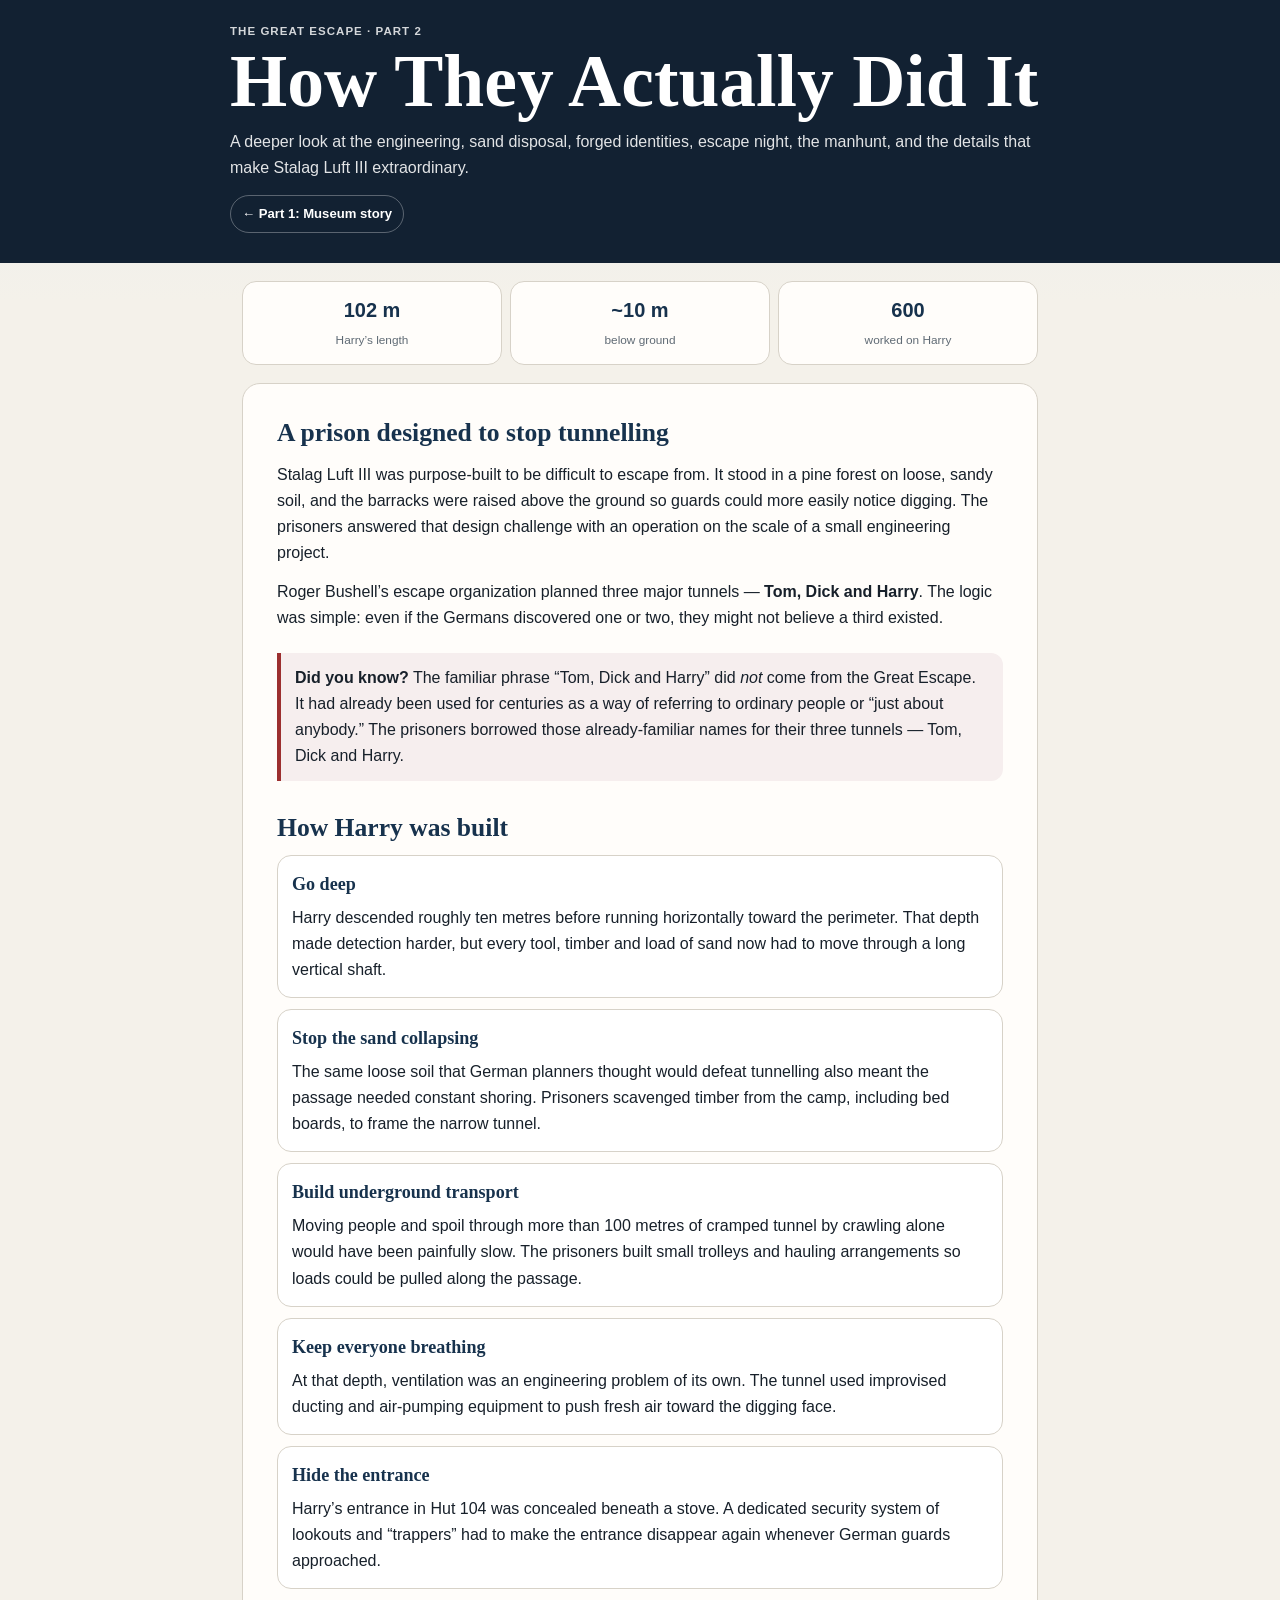
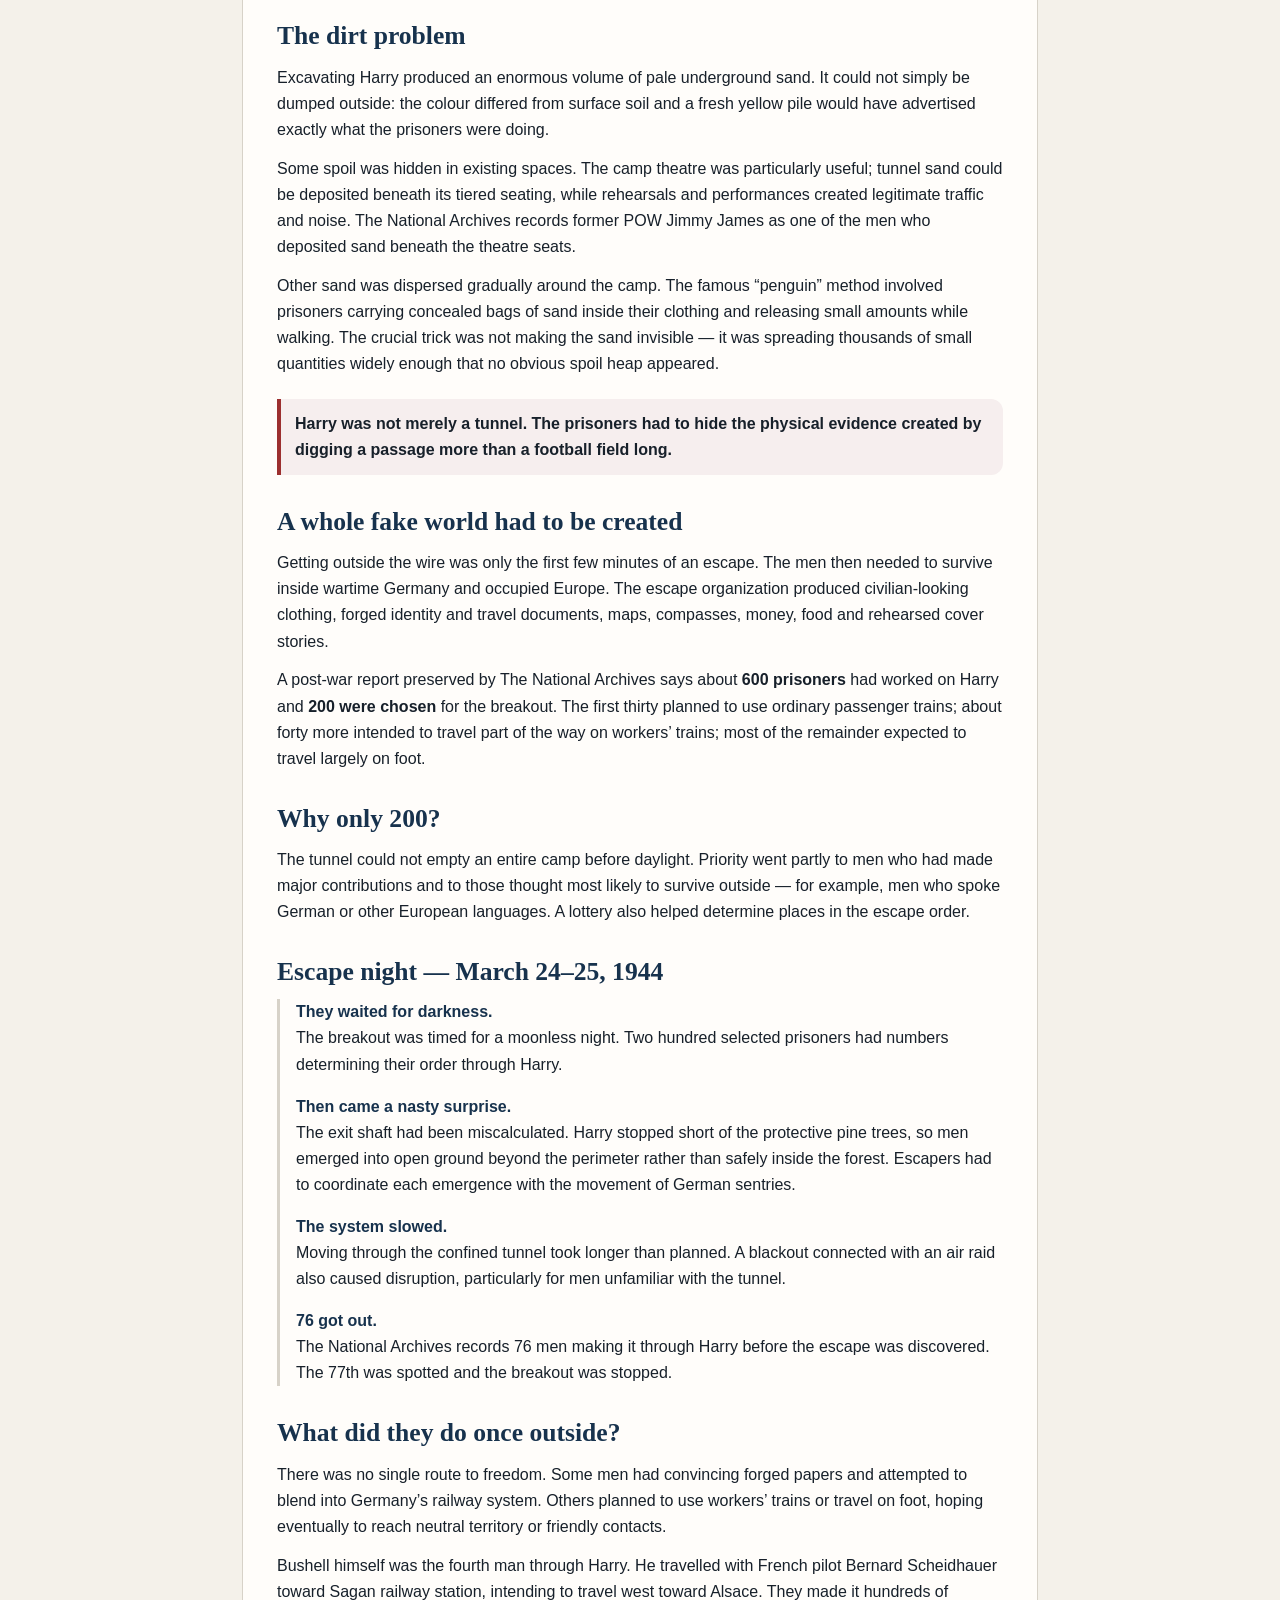
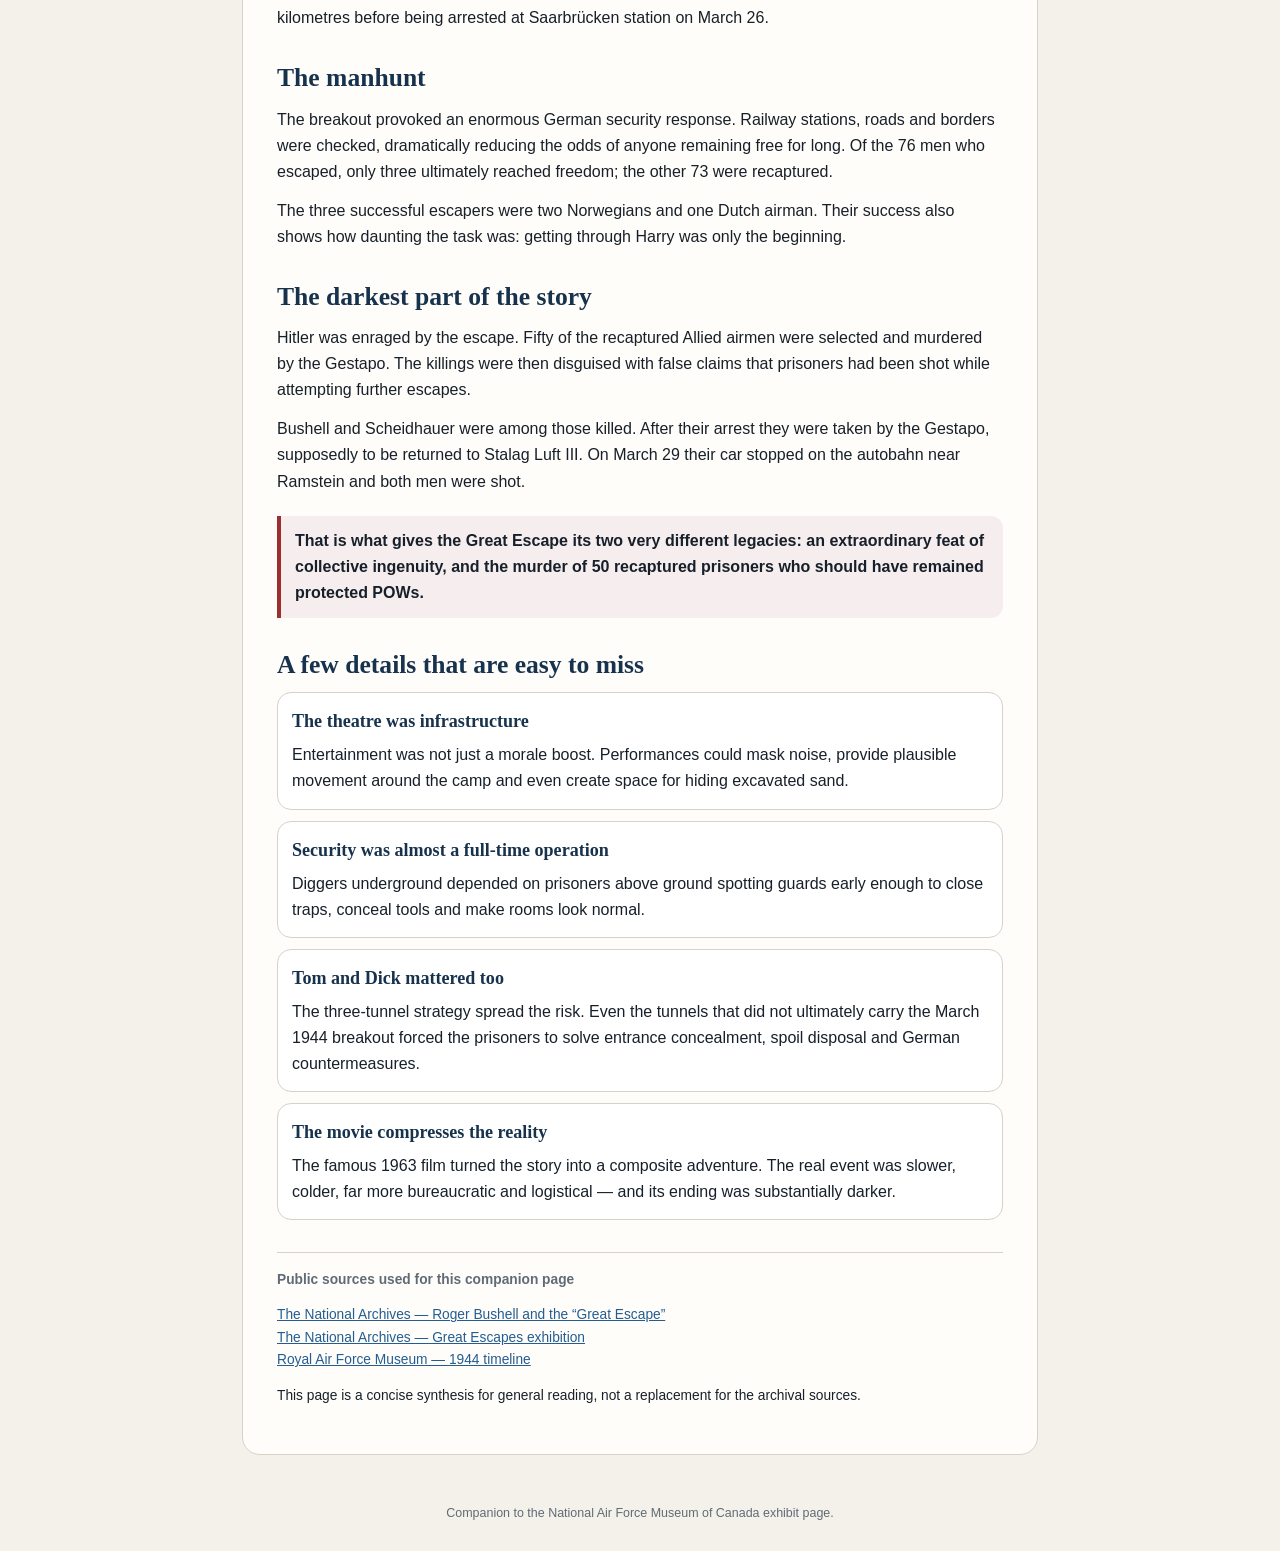
<file: great-escape/part2.html>
<!doctype html><html lang="en"><head><meta charset="utf-8"><meta name="viewport" content="width=device-width,initial-scale=1,viewport-fit=cover"><meta name="theme-color" content="#122132"><title>The Great Escape — Part 2: How It Worked</title><style>:root{color-scheme:light dark;--bg:#f4f1ea;--panel:#fffdfa;--panel2:#fff;--text:#17202a;--muted:#606b75;--heading:#17324d;--line:#d7d2c8;--accent:#9c2f2f;--callout:#f6eeee;--link:#245d91}*{box-sizing:border-box}html{scroll-behavior:smooth}body{margin:0;background:linear-gradient(#e7ebef 0,var(--bg) 300px);color:var(--text);font-family:-apple-system,BlinkMacSystemFont,"Segoe UI",Roboto,Arial,sans-serif;line-height:1.63}header{background:#122132;color:#fff;padding:max(22px,env(safe-area-inset-top)) 18px 30px}.wrap,main,footer{max-width:820px;margin:auto}.eyebrow{text-transform:uppercase;letter-spacing:.09em;font-size:.72rem;font-weight:800;opacity:.82}h1,h2,h3{font-family:Georgia,"Times New Roman",serif}h1{font-size:clamp(2.25rem,9vw,4.6rem);line-height:.96;margin:.3rem 0 .8rem;color:#fff}header p{margin:0;color:#fff;opacity:.88}.back{display:inline-block;margin-top:14px;color:#fff;text-decoration:none;font-weight:700;border:1px solid rgba(255,255,255,.3);border-radius:999px;padding:7px 11px;font-size:.82rem}main{padding:18px 12px 48px}.facts{display:grid;grid-template-columns:repeat(3,1fr);gap:8px;margin-bottom:18px}.fact{background:var(--panel);border:1px solid var(--line);border-radius:14px;padding:12px 6px;text-align:center}.fact strong{display:block;color:var(--heading);font-size:1.25rem}.fact span{font-size:.74rem;color:var(--muted)}article{background:var(--panel);border:1px solid var(--line);border-radius:18px;padding:clamp(17px,4vw,34px)}h2{color:var(--heading);font-size:1.6rem;line-height:1.2;margin:2rem 0 .7rem}h2:first-child{margin-top:0}h3{color:var(--heading);font-size:1.13rem;margin:0 0 .35rem}p{color:var(--text);margin:.8rem 0}.grid{display:grid;gap:11px}.card{background:var(--panel2);border:1px solid var(--line);border-radius:14px;padding:14px}.card p{margin:.35rem 0 0}.callout{border-left:4px solid var(--accent);background:var(--callout);border-radius:0 12px 12px 0;padding:12px 14px;margin:1.35rem 0}.timeline{border-left:3px solid var(--line);padding-left:16px}.timeline div{margin-bottom:16px}.timeline strong{color:var(--heading)}.sources{margin-top:2rem;border-top:1px solid var(--line);padding-top:1rem;color:var(--muted);font-size:.86rem}.sources a{color:var(--link)}footer{text-align:center;color:var(--muted);font-size:.78rem;padding:0 14px calc(28px + env(safe-area-inset-bottom))}@media(prefers-color-scheme:dark){:root{--bg:#0f141a;--panel:#17212b;--panel2:#1d2935;--text:#f0f3f6;--muted:#b9c2cb;--heading:#c9e3ff;--line:#3a4855;--accent:#ef7b7b;--callout:#34272a;--link:#8ec9ff}body{background:#0f141a}.fact,.card,article{color:var(--text)}p,.callout{color:var(--text)}h2,h3,.fact strong,.timeline strong{color:var(--heading)}} </style></head><body><header><div class="wrap"><div class="eyebrow">The Great Escape · Part 2</div><h1>How They Actually Did It</h1><p>A deeper look at the engineering, sand disposal, forged identities, escape night, the manhunt, and the details that make Stalag Luft III extraordinary.</p><a class="back" href="./">← Part 1: Museum story</a></div></header><main><section class="facts"><div class="fact"><strong>102 m</strong><span>Harry’s length</span></div><div class="fact"><strong>~10 m</strong><span>below ground</span></div><div class="fact"><strong>600</strong><span>worked on Harry</span></div></section><article><h2>A prison designed to stop tunnelling</h2><p>Stalag Luft III was purpose-built to be difficult to escape from. It stood in a pine forest on loose, sandy soil, and the barracks were raised above the ground so guards could more easily notice digging. The prisoners answered that design challenge with an operation on the scale of a small engineering project.</p><p>Roger Bushell’s escape organization planned three major tunnels — <strong>Tom, Dick and Harry</strong>. The logic was simple: even if the Germans discovered one or two, they might not believe a third existed.</p><div class="callout"><strong>Did you know?</strong> The familiar phrase “Tom, Dick and Harry” did <em>not</em> come from the Great Escape. It had already been used for centuries as a way of referring to ordinary people or “just about anybody.” The prisoners borrowed those already-familiar names for their three tunnels — Tom, Dick and Harry.</div><h2>How Harry was built</h2><div class="grid"><section class="card"><h3>Go deep</h3><p>Harry descended roughly ten metres before running horizontally toward the perimeter. That depth made detection harder, but every tool, timber and load of sand now had to move through a long vertical shaft.</p></section><section class="card"><h3>Stop the sand collapsing</h3><p>The same loose soil that German planners thought would defeat tunnelling also meant the passage needed constant shoring. Prisoners scavenged timber from the camp, including bed boards, to frame the narrow tunnel.</p></section><section class="card"><h3>Build underground transport</h3><p>Moving people and spoil through more than 100 metres of cramped tunnel by crawling alone would have been painfully slow. The prisoners built small trolleys and hauling arrangements so loads could be pulled along the passage.</p></section><section class="card"><h3>Keep everyone breathing</h3><p>At that depth, ventilation was an engineering problem of its own. The tunnel used improvised ducting and air-pumping equipment to push fresh air toward the digging face.</p></section><section class="card"><h3>Hide the entrance</h3><p>Harry’s entrance in Hut 104 was concealed beneath a stove. A dedicated security system of lookouts and “trappers” had to make the entrance disappear again whenever German guards approached.</p></section></div><h2>The dirt problem</h2><p>Excavating Harry produced an enormous volume of pale underground sand. It could not simply be dumped outside: the colour differed from surface soil and a fresh yellow pile would have advertised exactly what the prisoners were doing.</p><p>Some spoil was hidden in existing spaces. The camp theatre was particularly useful; tunnel sand could be deposited beneath its tiered seating, while rehearsals and performances created legitimate traffic and noise. The National Archives records former POW Jimmy James as one of the men who deposited sand beneath the theatre seats.</p><p>Other sand was dispersed gradually around the camp. The famous “penguin” method involved prisoners carrying concealed bags of sand inside their clothing and releasing small amounts while walking. The crucial trick was not making the sand invisible — it was spreading thousands of small quantities widely enough that no obvious spoil heap appeared.</p><div class="callout"><strong>Harry was not merely a tunnel. The prisoners had to hide the physical evidence created by digging a passage more than a football field long.</strong></div><h2>A whole fake world had to be created</h2><p>Getting outside the wire was only the first few minutes of an escape. The men then needed to survive inside wartime Germany and occupied Europe. The escape organization produced civilian-looking clothing, forged identity and travel documents, maps, compasses, money, food and rehearsed cover stories.</p><p>A post-war report preserved by The National Archives says about <strong>600 prisoners</strong> had worked on Harry and <strong>200 were chosen</strong> for the breakout. The first thirty planned to use ordinary passenger trains; about forty more intended to travel part of the way on workers’ trains; most of the remainder expected to travel largely on foot.</p><h2>Why only 200?</h2><p>The tunnel could not empty an entire camp before daylight. Priority went partly to men who had made major contributions and to those thought most likely to survive outside — for example, men who spoke German or other European languages. A lottery also helped determine places in the escape order.</p><h2 id="night">Escape night — March 24–25, 1944</h2><div class="timeline"><div><strong>They waited for darkness.</strong><br>The breakout was timed for a moonless night. Two hundred selected prisoners had numbers determining their order through Harry.</div><div><strong>Then came a nasty surprise.</strong><br>The exit shaft had been miscalculated. Harry stopped short of the protective pine trees, so men emerged into open ground beyond the perimeter rather than safely inside the forest. Escapers had to coordinate each emergence with the movement of German sentries.</div><div><strong>The system slowed.</strong><br>Moving through the confined tunnel took longer than planned. A blackout connected with an air raid also caused disruption, particularly for men unfamiliar with the tunnel.</div><div><strong>76 got out.</strong><br>The National Archives records 76 men making it through Harry before the escape was discovered. The 77th was spotted and the breakout was stopped.</div></div><h2>What did they do once outside?</h2><p>There was no single route to freedom. Some men had convincing forged papers and attempted to blend into Germany’s railway system. Others planned to use workers’ trains or travel on foot, hoping eventually to reach neutral territory or friendly contacts.</p><p>Bushell himself was the fourth man through Harry. He travelled with French pilot Bernard Scheidhauer toward Sagan railway station, intending to travel west toward Alsace. They made it hundreds of kilometres before being arrested at Saarbrücken station on March 26.</p><h2>The manhunt</h2><p>The breakout provoked an enormous German security response. Railway stations, roads and borders were checked, dramatically reducing the odds of anyone remaining free for long. Of the 76 men who escaped, only three ultimately reached freedom; the other 73 were recaptured.</p><p>The three successful escapers were two Norwegians and one Dutch airman. Their success also shows how daunting the task was: getting through Harry was only the beginning.</p><h2>The darkest part of the story</h2><p>Hitler was enraged by the escape. Fifty of the recaptured Allied airmen were selected and murdered by the Gestapo. The killings were then disguised with false claims that prisoners had been shot while attempting further escapes.</p><p>Bushell and Scheidhauer were among those killed. After their arrest they were taken by the Gestapo, supposedly to be returned to Stalag Luft III. On March 29 their car stopped on the autobahn near Ramstein and both men were shot.</p><div class="callout"><strong>That is what gives the Great Escape its two very different legacies: an extraordinary feat of collective ingenuity, and the murder of 50 recaptured prisoners who should have remained protected POWs.</strong></div><h2>A few details that are easy to miss</h2><div class="grid"><section class="card"><h3>The theatre was infrastructure</h3><p>Entertainment was not just a morale boost. Performances could mask noise, provide plausible movement around the camp and even create space for hiding excavated sand.</p></section><section class="card"><h3>Security was almost a full-time operation</h3><p>Diggers underground depended on prisoners above ground spotting guards early enough to close traps, conceal tools and make rooms look normal.</p></section><section class="card"><h3>Tom and Dick mattered too</h3><p>The three-tunnel strategy spread the risk. Even the tunnels that did not ultimately carry the March 1944 breakout forced the prisoners to solve entrance concealment, spoil disposal and German countermeasures.</p></section><section class="card"><h3>The movie compresses the reality</h3><p>The famous 1963 film turned the story into a composite adventure. The real event was slower, colder, far more bureaucratic and logistical — and its ending was substantially darker.</p></section></div><section class="sources"><strong>Public sources used for this companion page</strong><p><a href="https://www.nationalarchives.gov.uk/explore-the-collection/stories/roger-bushell-and-the-great-escape/">The National Archives — Roger Bushell and the “Great Escape”</a><br><a href="https://www.nationalarchives.gov.uk/whats-on/exhibitions/great-escapes/">The National Archives — Great Escapes exhibition</a><br><a href="https://www.rafmuseum.org.uk/research/research-enquiries/history-of-aviation-timeline/british-military-aviation/1944-2/">Royal Air Force Museum — 1944 timeline</a></p><p>This page is a concise synthesis for general reading, not a replacement for the archival sources.</p></section></article></main><footer>Companion to the National Air Force Museum of Canada exhibit page.</footer></body></html>
</file>
